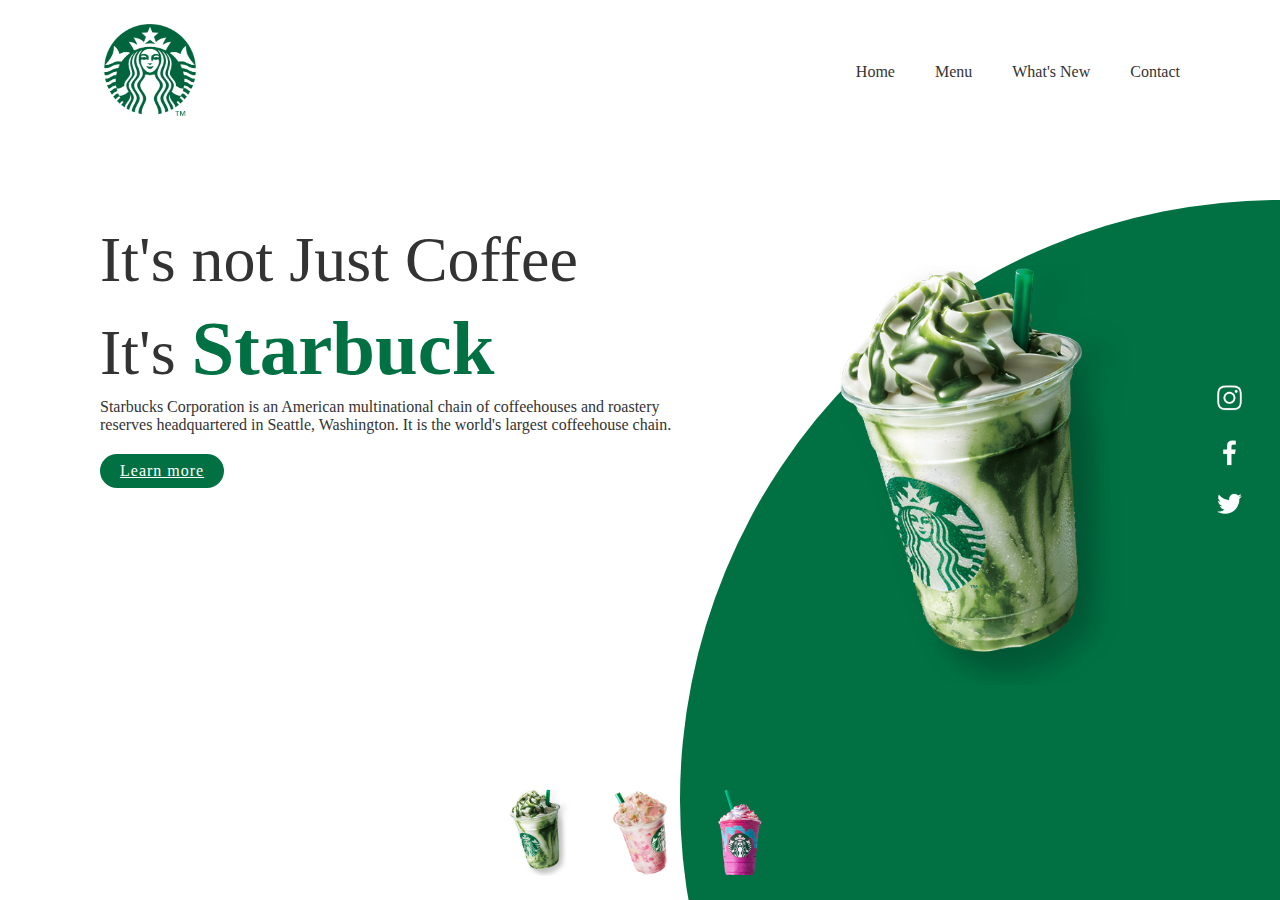
<file: index.html>
<!DOCTYPE html>
<html lang="en">

<head>
    <meta charset="UTF-8">
    <meta name="viewport" content="width=device-width, initial-scale=1.0">
    <title>starbuck website landing page
    </title>
    <link rel="stylesheet" href="./css/stylesheet.css">

</head>

<body>
    <section>

        <div class="circle"></div>

        <header>
            <a href="#" class="logo">
                <img src="./img/starbucks-logo-png.png" width="100px" height="100px">
            </a>

            <ul>
                <li>
                    <a href="#">Home
                        </a>
                </li>
                <li>
                    <a href="#"> Menu
                        </a>
                </li>
                <li>
                    <a href="#">What's New
                        </a>
                </li>
                <li>
                    <a href="#">Contact
                        </a>
                </li>

            </ul>
        </header>
        <div class="Content">
            <div class="textBox">
                <h2>It's not Just Coffee <br> It's
                    <span>Starbuck</span>
                </h2>
                <p> Starbucks Corporation is an American multinational chain of coffeehouses and roastery reserves headquartered in Seattle, Washington. It is the world's largest coffeehouse chain.</p>
                <a href="#"> Learn more</a>
            </div>
            <div class="imgBox">
                <img src="./img/img1.png" class="Starbucks">
            </div>
        </div>
        <ul class="thumb">
            <li>
                <img src="./img/thumb1.png" onclick="imgSlider('./img/img1.png');changecirclecolor('#017143')"></li>

            <li>
                <img src="./img/thumb2.png" onclick="imgSlider('./img/img2.png');changecirclecolor('#eb7495')"></li>

            <li>
                <img src="./img/thumb3.png" onclick="imgSlider('./img/img3.png');changecirclecolor('#d752b1') "></li>

        </ul>
        <ul class=" sci ">
            <li>
                <a href="# "> <img src="./img/instagram.png ">
            </li>

            <li>
                <a href="# "> <img src="./img/facebook (1).png ">
            </li>

            <li>
                <a href="# "> <img src="./img/twitter.png ">
            </li>

        </ul>
    </section>
    <script type="text/javascript ">
        function imgSlider(anything) {
            document.querySelector('.Starbucks').src = anything;
        }

        function changecirclecolor(color) {
            const circle = document.querySelector('.circle');
            circle.style.background = color;
        }
    </script>
</body>

</html>
</file>
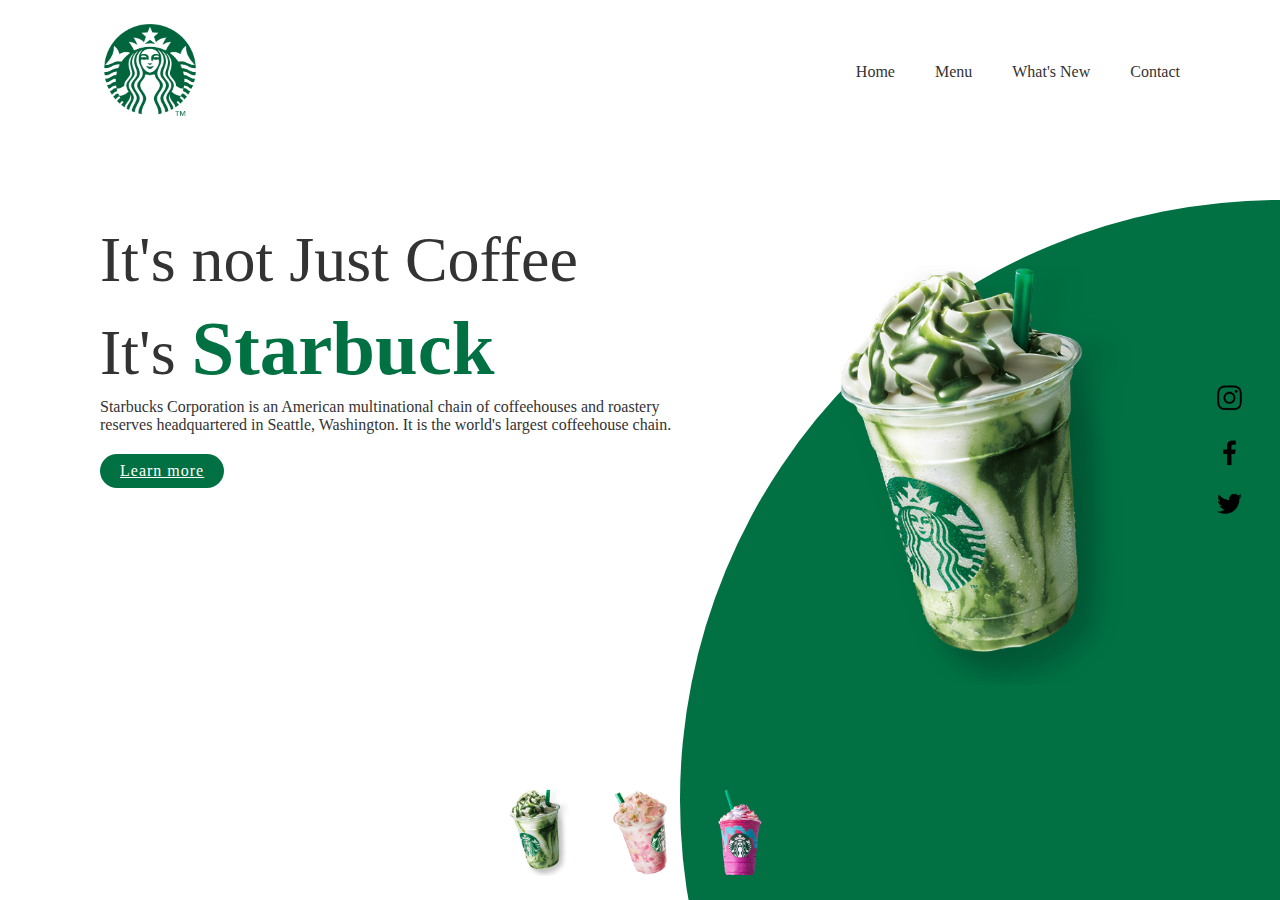
<file: landing page/index.html>
<!DOCTYPE html>
<html lang="en">

<head>
    <meta charset="UTF-8">
    <meta name="viewport" content="width=device-width, initial-scale=1.0">
    <title>starbuck website landing page
    </title>
    <link rel="stylesheet" href="./css/stylesheet.css">

</head>

<body>
    <section>

        <div class="circle"></div>

        <header>
            <a href="#" class="logo">
                <img src="./img/starbucks-logo-png.png" width="100px" height="100px">
            </a>

            <ul>
                <li>
                    <a href="#">Home
                    </a>
                </li>
                <li>
                    <a href="#"> Menu
                    </a>
                </li>
                <li>
                    <a href="#">What's New
                    </a>
                </li>
                <li>
                    <a href="#">Contact
                    </a>
                </li>

            </ul>
        </header>
        <div class="Content">
            <div class="textBox">
                <h2>It's not Just Coffee <br> It's
                    <span>Starbuck</span>
                </h2>
                <p> Starbucks Corporation is an American multinational chain of coffeehouses and roastery reserves headquartered in Seattle, Washington. It is the world's largest coffeehouse chain.</p>
                <a href="#"> Learn more</a>
            </div>
            <div class="imgBox">
                <img src="./img/img1.png" class="Starbucks">
            </div>
        </div>
        <ul class="thumb">
            <li> <img src="./img/img1.png"></li>
            <li> <img src="./img/img2.png"> </li>
            <li> <img src="./img/img3.png"></li>



        </ul>
        <ul class="sci">
            <li>
                <a href="#"> <img src="./img/instagram.png">
            </li>


            <li>
                <a href="#"> <img src="./img/facebook (1).png ">
            </li>


            <li>
                <a href="#"> <img src="./img/twitter.png">
            </li>



        </ul>
    </section>

</body>

</html>
</file>
<file: css/stylesheet.css>
@import url('https://fonts.googleapis.com/css2?family=Poppins:200,300;,400;,500;,600;,700;,800;,,900&display=swap');
* {
    margin: 0;
    padding: 0;
    box-sizing: border-box;
    font-family: poppins sans-serif;
}

section {
    position: relative;
    width: 100;
    min-height: 100vh;
    padding: 100px;
    display: flex;
    justify-content: space-between;
    align-items: center;
    background-color: #fff;
}

header {
    position: absolute;
    top: 0;
    left: 0;
    width: 100%;
    padding: 20px 100px;
    display: flex;
    justify-content: space-between;
    align-items: center;
}

header.logo {
    position: relative;
    max-width: 80px;
}

header ul {
    position: relative;
    display: flex;
}

header ul li {
    list-style: none;
}

header ul li a {
    display: inline-block;
    color: #333;
    font-weight: 400;
    margin-left: 40px;
    text-decoration: none;
}

.Content {
    position: relative;
    width: 100%;
    display: flex;
    justify-content: space-between;
}

.Content .textBox {
    position: relative;
    max-width: 600px;
}

.Content .textBox h2 {
    color: #333;
    font-size: 4em;
    line-height: 1.4em;
    font-weight: 500;
}

h2 span {
    color: #017143;
    font-size: 1.2em;
    font-weight: 900;
}

.Content .textBox p {
    color: #333;
}

.textBox a {
    display: inline-block;
    margin-top: 20px;
    padding: 8px 20px;
    background: #017143;
    color: #fff;
    border-radius: 40px;
    font-weight: 500;
    letter-spacing: 1px;
    text text-decoration: none;
}

.imgBox img {
    width: 600px;
    display: flex;
    justify-content: flex-end;
    padding-right: 50px;
    margin-top: 50px;
}

.Content .imgBox img {
    max-width: 340px;
}

.thumb {
    position: absolute;
    left: 50%;
    bottom: 20px;
    transform: translateX(-50%);
    display: flex;
}

.thumb li {
    list-style: none;
    display: inline-block;
    margin: 0 20px;
    cursor: 0.5s;
}

.thumb li :hover {
    transform: translateY(-15%);
}

.thumb li img {
    max-width: 60px;
}

.sci {
    position: absolute;
    top: 50%;
    right: 30px;
    transform: translateY(-50%);
    display: flex;
    justify-content: center;
    align-items: center;
    flex-direction: column;
}

.sci li {
    list-style: none;
}

.sci li a {
    display: inline-block;
    margin: 5px 0;
    transform: scale(0.6);
    filter: invert(1);
}

.circle {
    position: absolute;
    top: 0;
    left: 0;
    width: 100%;
    height: 100%;
    background: #017143;
    clip-path: circle(600px at right 800px);
}
</file>
<file: landing page/css/stylesheet.css>
@import url('https://fonts.googleapis.com/css2?family=Poppins:200,300;,400;,500;,600;,700;,800;,,900&display=swap');
* {
    margin: 0;
    padding: 0;
    box-sizing: border-box;
    font-family: poppins sans-serif;
}

section {
    position: relative;
    width: 100;
    min-height: 100vh;
    padding: 100px;
    display: flex;
    justify-content: space-between;
    align-items: center;
    background-color: #fff;
}

header {
    position: absolute;
    top: 0;
    left: 0;
    width: 100%;
    padding: 20px 100px;
    display: flex;
    justify-content: space-between;
    align-items: center;
}

header.logo {
    position: relative;
    max-width: 80px;
}

header ul {
    position: relative;
    display: flex;
}

header ul li {
    list-style: none;
}

header ul li a {
    display: inline-block;
    color: #333;
    font-weight: 400;
    margin-left: 40px;
    text-decoration: none;
}

.Content {
    position: relative;
    width: 100%;
    display: flex;
    justify-content: space-between;
}

.Content .textBox {
    position: relative;
    max-width: 600px;
}

.Content .textBox h2 {
    color: #333;
    font-size: 4em;
    line-height: 1.4em;
    font-weight: 500;
}

h2 span {
    color: #017143;
    font-size: 1.2em;
    font-weight: 900;
}

.Content .textBox p {
    color: #333;
}

.textBox a {
    display: inline-block;
    margin-top: 20px;
    padding: 8px 20px;
    background: #017143;
    color: #fff;
    border-radius: 40px;
    font-weight: 500;
    letter-spacing: 1px;
    text text-decoration: none;
}

.imgBox img {
    width: 600px;
    display: flex;
    justify-content: flex-end;
    padding-right: 50px;
    margin-top: 50px;
}

.Content .imgBox img {
    max-width: 340px;
}

.thumb {
    position: absolute;
    left: 50%;
    bottom: 20px;
    transform: translateX(-50%);
    display: flex;
}

.thumb li {
    list-style: none;
    display: inline-block;
    margin: 0 20px;
    cursor: 0.5s;
}

.thumb li :hover {
    transform: translateY(-15%);
}

.thumb li img {
    max-width: 60px;
}

.sci {
    position: absolute;
    top: 50%;
    right: 30px;
    transform: translateY(-50%);
    display: flex;
    justify-content: center;
    align-items: center;
    flex-direction: column;
}

.sci li {
    list-style: none;
}

.sci li a {
    display: inline-block;
    margin: 5px 0;
    transform: scale(0.6)
}

.circle {
    position: absolute;
    top: 0;
    left: 0;
    width: 100%;
    height: 100%;
    background: #017143;
    clip-path: circle(600px at right 800px);
}
</file>
